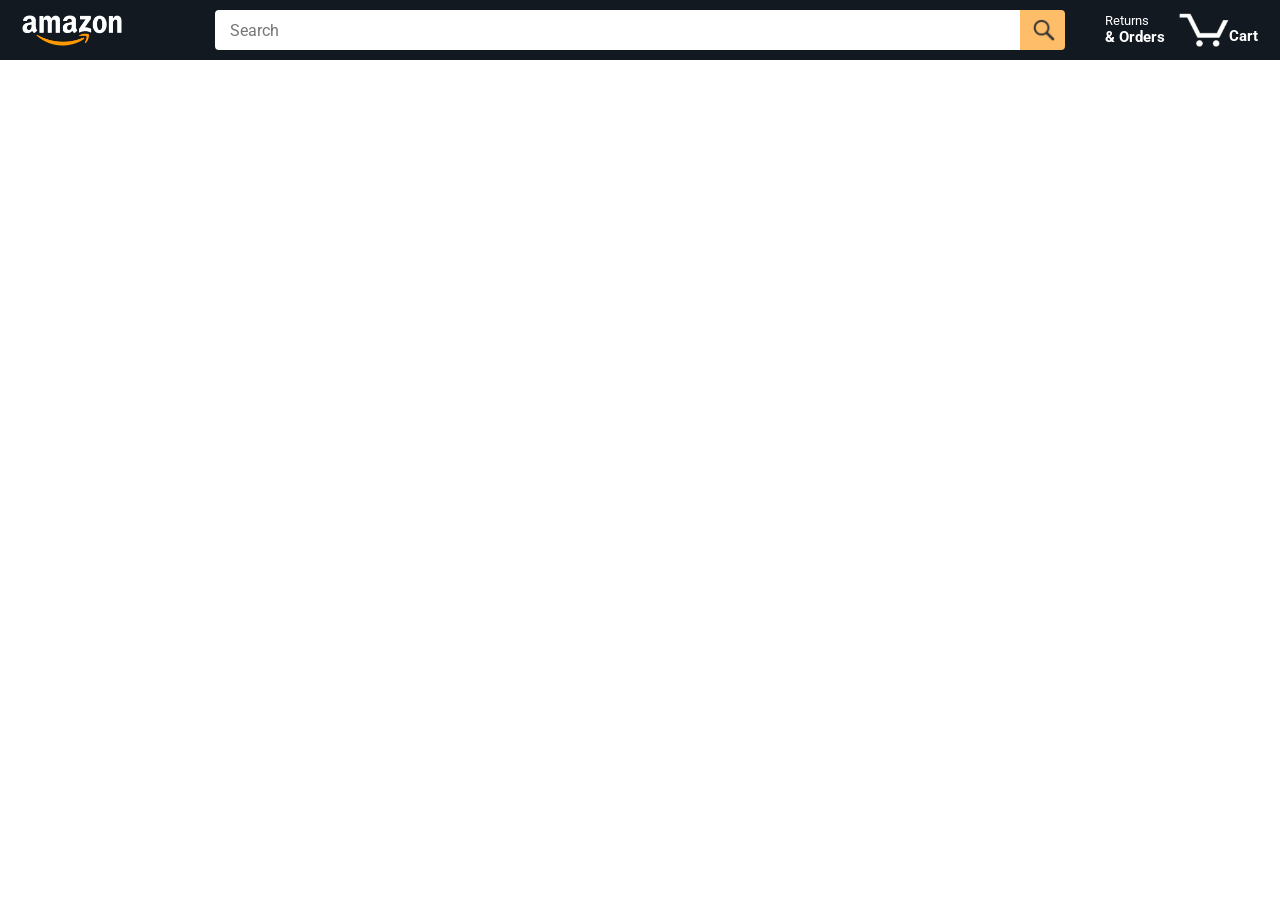
<file: index.html>
<!DOCTYPE html>
<html lang="en">

<head>
  <title>Amazon Project</title>

  <!-- This code is needed for responsive design to work.
      (Responsive design = make the website look good on
      smaller screen sizes like a phone or a tablet ). -->
  <meta name="viewport" content="width=device-width, initial-scale=1">

  <!-- Load a font called Roboto from Google Fonts. -->
  <link rel="preconnect" href="https://fonts.googleapis.com">
  <link rel="preconnect" href="https://fonts.gstatic.com" crossorigin>
  <link href="https://fonts.googleapis.com/css2?family=Roboto:wght@400;500;700&display=swap" rel="stylesheet">

  <!-- Here are the CSS files for this page. -->
  <link rel="stylesheet" href="styles/shared/general.css">
  <link rel="stylesheet" href="styles/shared/amazon-header.css">
  <link rel="stylesheet" href="styles/pages/amazon.css">
</head>

<body>
  <div class="amazon-header">
    <div class="amazon-header-left-section">
      <a href="index.html" class="header-link">
        <img class="amazon-logo" src="images/amazon-logo-white.png">
        <img class="amazon-mobile-logo" src="images/amazon-mobile-logo-white.png">
      </a>
    </div>

    <div class="amazon-header-middle-section">
      <input class="search-bar" type="text" placeholder="Search">

      <button class="search-button">
        <img class="search-icon" src="images/icons/search-icon.png">
      </button>
    </div>

    <div class="amazon-header-right-section">
      <a class="orders-link header-link" href="orders.html">
        <span class="returns-text">Returns</span>
        <span class="orders-text">& Orders</span>
      </a>

      <a class="cart-link header-link" href="checkout.html">
        <img class="cart-icon" src="images/icons/cart-icon.png">
        <div class="cart-quantity js-cart-quantity"></div>
        <div class="cart-text">Cart</div>
      </a>
    </div>
  </div>

  <div class="main">
    <div class="products-grid js-products-grid">
    </div>
  </div>

  <script type="module" src="scripts/amazon.js"></script>
</body>

</html>
</file>
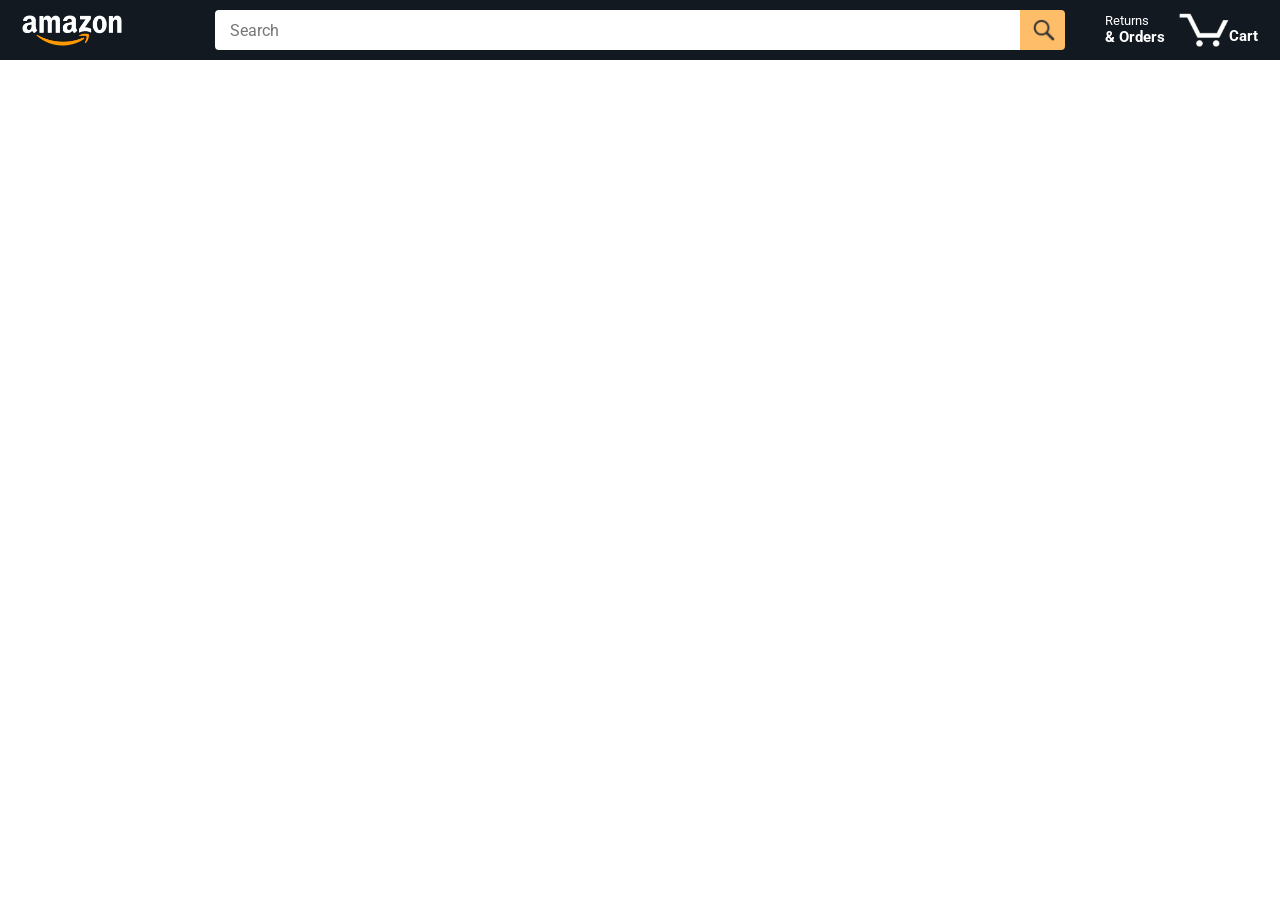
<file: amazon.html>
<!DOCTYPE html>
<html lang="en">

<head>
  <title>Amazon Project</title>

  <!-- This code is needed for responsive design to work.
      (Responsive design = make the website look good on
      smaller screen sizes like a phone or a tablet). -->
  <meta name="viewport" content="width=device-width, initial-scale=1">

  <!-- Load a font called Roboto from Google Fonts. -->
  <link rel="preconnect" href="https://fonts.googleapis.com">
  <link rel="preconnect" href="https://fonts.gstatic.com" crossorigin>
  <link href="https://fonts.googleapis.com/css2?family=Roboto:wght@400;500;700&display=swap" rel="stylesheet">

  <!-- Here are the CSS files for this page. -->
  <link rel="stylesheet" href="styles/shared/general.css">
  <link rel="stylesheet" href="styles/shared/amazon-header.css">
  <link rel="stylesheet" href="styles/pages/amazon.css">
</head>

<body>
  <div class="amazon-header">
    <div class="amazon-header-left-section">
      <a href="amazon.html" class="header-link">
        <img class="amazon-logo" src="images/amazon-logo-white.png">
        <img class="amazon-mobile-logo" src="images/amazon-mobile-logo-white.png">
      </a>
    </div>

    <div class="amazon-header-middle-section">
      <input class="search-bar" type="text" placeholder="Search">

      <button class="search-button">
        <img class="search-icon" src="images/icons/search-icon.png">
      </button>
    </div>

    <div class="amazon-header-right-section">
      <a class="orders-link header-link" href="orders.html">
        <span class="returns-text">Returns</span>
        <span class="orders-text">& Orders</span>
      </a>

      <a class="cart-link header-link" href="checkout.html">
        <img class="cart-icon" src="images/icons/cart-icon.png">
        <div class="cart-quantity js-cart-quantity"></div>
        <div class="cart-text">Cart</div>
      </a>
    </div>
  </div>

  <div class="main">
    <div class="products-grid js-products-grid">
    </div>
  </div>

  <script type="module" src="scripts/amazon.js"></script>
</body>

</html>
</file>
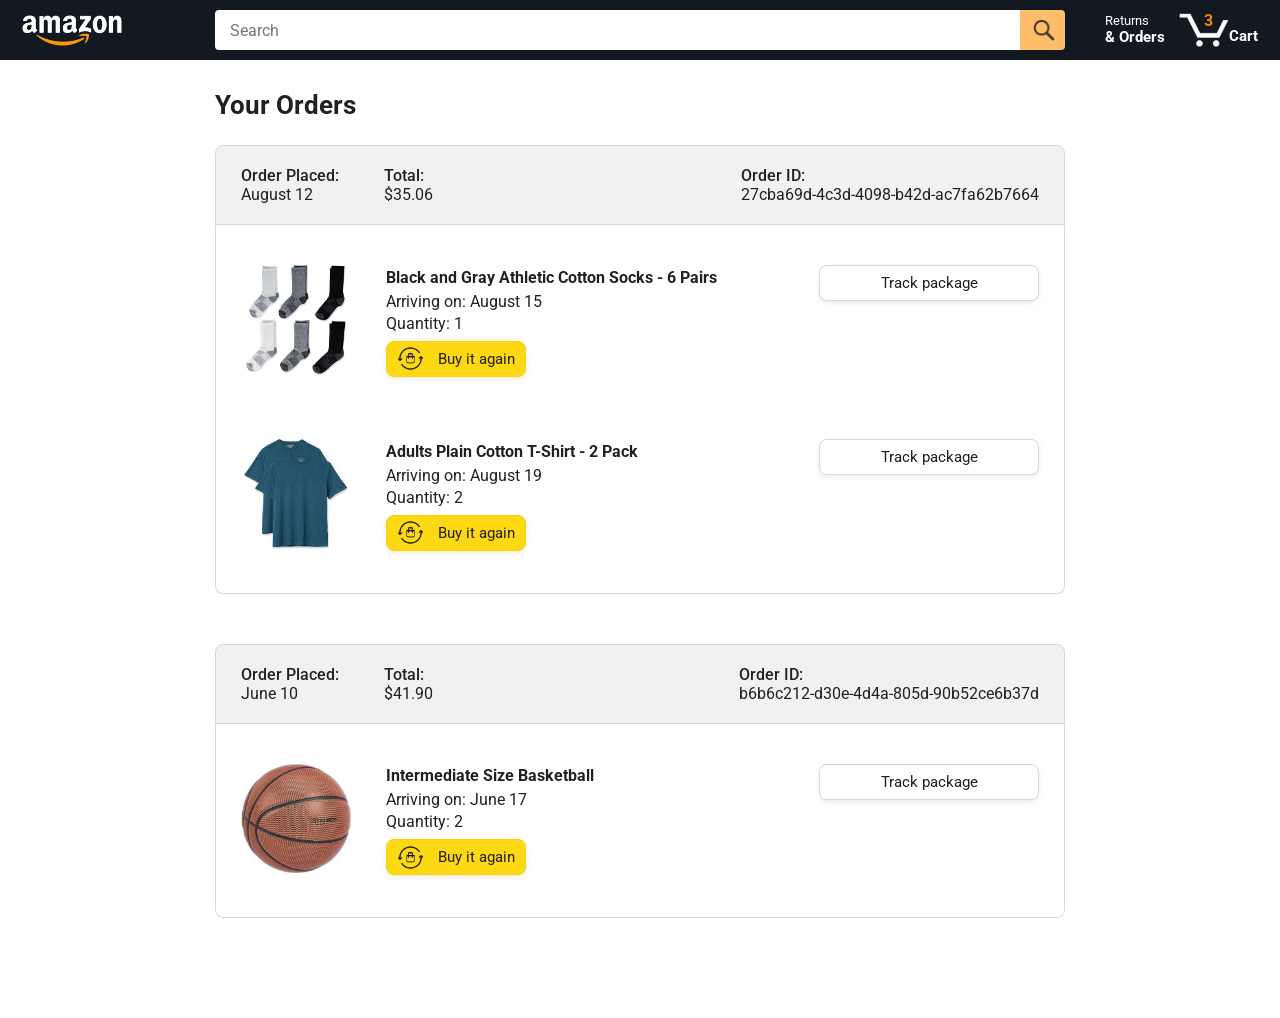
<file: orders.html>
<!DOCTYPE html>
<html>
  <head>
    <title>Orders</title>

    <!-- This code is needed for responsive design to work.
      (Responsive design = make the website look good on
      smaller screen sizes like a phone or a tablet). -->
    <meta name="viewport" content="width=device-width, initial-scale=1">

    <!-- Load a font called Roboto from Google Fonts. -->
    <link rel="preconnect" href="https://fonts.googleapis.com">
    <link rel="preconnect" href="https://fonts.gstatic.com" crossorigin>
    <link href="https://fonts.googleapis.com/css2?family=Roboto:wght@400;500;700&display=swap" rel="stylesheet">

    <!-- Here are the CSS files for this page. -->
    <link rel="stylesheet" href="styles/shared/general.css">
    <link rel="stylesheet" href="styles/shared/amazon-header.css">
    <link rel="stylesheet" href="styles/pages/orders.css">
  </head>
  <body>
    <div class="amazon-header">
      <div class="amazon-header-left-section">
        <a href="index.html" class="header-link">
          <img class="amazon-logo"
            src="images/amazon-logo-white.png">
          <img class="amazon-mobile-logo"
            src="images/amazon-mobile-logo-white.png">
        </a>
      </div>

      <div class="amazon-header-middle-section">
        <input class="search-bar" type="text" placeholder="Search">

        <button class="search-button">
          <img class="search-icon" src="images/icons/search-icon.png">
        </button>
      </div>

      <div class="amazon-header-right-section">
        <a class="orders-link header-link" href="orders.html">
          <span class="returns-text">Returns</span>
          <span class="orders-text">& Orders</span>
        </a>

        <a class="cart-link header-link" href="checkout.html">
          <img class="cart-icon" src="images/icons/cart-icon.png">
          <div class="cart-quantity">3</div>
          <div class="cart-text">Cart</div>
        </a>
      </div>
    </div>

    <div class="main">
      <div class="page-title">Your Orders</div>

      <div class="orders-grid">
        <div class="order-container">
          
          <div class="order-header">
            <div class="order-header-left-section">
              <div class="order-date">
                <div class="order-header-label">Order Placed:</div>
                <div>August 12</div>
              </div>
              <div class="order-total">
                <div class="order-header-label">Total:</div>
                <div>$35.06</div>
              </div>
            </div>

            <div class="order-header-right-section">
              <div class="order-header-label">Order ID:</div>
              <div>27cba69d-4c3d-4098-b42d-ac7fa62b7664</div>
            </div>
          </div>

          <div class="order-details-grid">
            <div class="product-image-container">
              <img src="images/products/athletic-cotton-socks-6-pairs.jpg">
            </div>

            <div class="product-details">
              <div class="product-name">
                Black and Gray Athletic Cotton Socks - 6 Pairs
              </div>
              <div class="product-delivery-date">
                Arriving on: August 15
              </div>
              <div class="product-quantity">
                Quantity: 1
              </div>
              <button class="buy-again-button button-primary">
                <img class="buy-again-icon" src="images/icons/buy-again.png">
                <span class="buy-again-message">Buy it again</span>
              </button>
            </div>

            <div class="product-actions">
              <a href="tracking.html?orderId=123&productId=456">
                <button class="track-package-button button-secondary">
                  Track package
                </button>
              </a>
            </div>

            <div class="product-image-container">
              <img src="images/products/adults-plain-cotton-tshirt-2-pack-teal.jpg">
            </div>

            <div class="product-details">
              <div class="product-name">
                Adults Plain Cotton T-Shirt - 2 Pack
              </div>
              <div class="product-delivery-date">
                Arriving on: August 19
              </div>
              <div class="product-quantity">
                Quantity: 2
              </div>
              <button class="buy-again-button button-primary">
                <img class="buy-again-icon" src="images/icons/buy-again.png">
                <span class="buy-again-message">Buy it again</span>
              </button>
            </div>

            <div class="product-actions">
              <a href="tracking.html">
                <button class="track-package-button button-secondary">
                  Track package
                </button>
              </a>
            </div>
          </div>
        </div>

        <div class="order-container">

          <div class="order-header">
            <div class="order-header-left-section">
              <div class="order-date">
                <div class="order-header-label">Order Placed:</div>
                <div>June 10</div>
              </div>
              <div class="order-total">
                <div class="order-header-label">Total:</div>
                <div>$41.90</div>
              </div>
            </div>

            <div class="order-header-right-section">
              <div class="order-header-label">Order ID:</div>
              <div>b6b6c212-d30e-4d4a-805d-90b52ce6b37d</div>
            </div>
          </div>

          <div class="order-details-grid">
            <div class="product-image-container">
              <img src="images/products/intermediate-composite-basketball.jpg">
            </div>

            <div class="product-details">
              <div class="product-name">
                Intermediate Size Basketball
              </div>
              <div class="product-delivery-date">
                Arriving on: June 17
              </div>
              <div class="product-quantity">
                Quantity: 2
              </div>
              <button class="buy-again-button button-primary">
                <img class="buy-again-icon" src="images/icons/buy-again.png">
                <span class="buy-again-message">Buy it again</span>
              </button>
            </div>

            <div class="product-actions">
              <a href="tracking.html">
                <button class="track-package-button button-secondary">
                  Track package
                </button>
              </a>
            </div>
          </div>
        </div>
      </div>
    </div>
  </body>
</html>
</file>
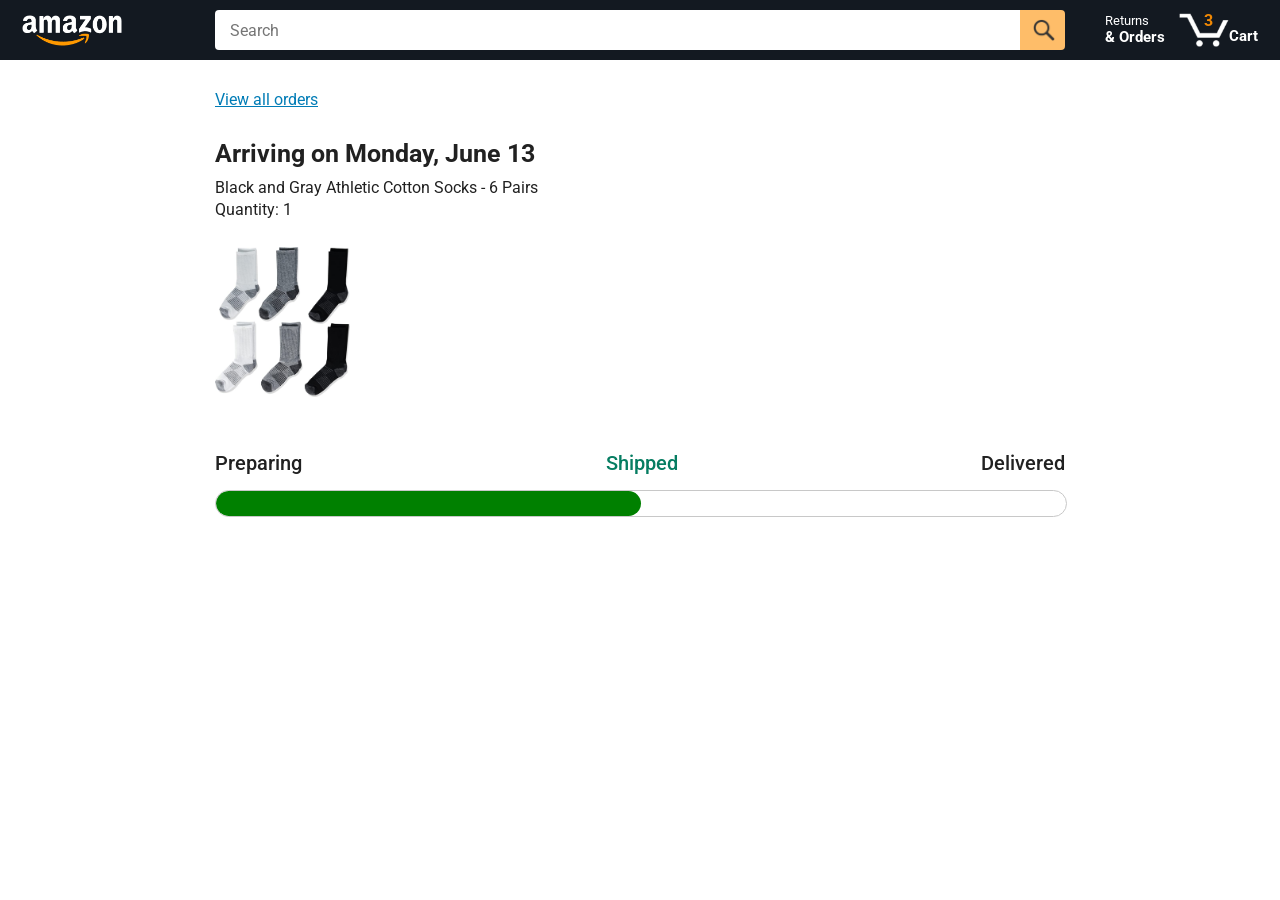
<file: tracking.html>
<!DOCTYPE html>
<html>
  <head>
    <title>Tracking</title>

    <!-- This code is needed for responsive design to work.
      (Responsive design = make the website look good on
      smaller screen sizes like a phone or a tablet). -->
    <meta name="viewport" content="width=device-width, initial-scale=1">

    <!-- Load a font called Roboto from Google Fonts. -->
    <link rel="preconnect" href="https://fonts.googleapis.com">
    <link rel="preconnect" href="https://fonts.gstatic.com" crossorigin>
    <link href="https://fonts.googleapis.com/css2?family=Roboto:wght@400;500;700&display=swap" rel="stylesheet">

    <!-- Here are the CSS files for this page. -->
    <link rel="stylesheet" href="styles/shared/general.css">
    <link rel="stylesheet" href="styles/shared/amazon-header.css">
    <link rel="stylesheet" href="styles/pages/tracking.css">
  </head>
  <body>
    <div class="amazon-header">
      <div class="amazon-header-left-section">
        <a href="index.html" class="header-link">
          <img class="amazon-logo"
            src="images/amazon-logo-white.png">
          <img class="amazon-mobile-logo"
            src="images/amazon-mobile-logo-white.png">
        </a>
      </div>

      <div class="amazon-header-middle-section">
        <input class="search-bar" type="text" placeholder="Search">

        <button class="search-button">
          <img class="search-icon" src="images/icons/search-icon.png">
        </button>
      </div>

      <div class="amazon-header-right-section">
        <a class="orders-link header-link" href="orders.html">
          <span class="returns-text">Returns</span>
          <span class="orders-text">& Orders</span>
        </a>

        <a class="cart-link header-link" href="checkout.html">
          <img class="cart-icon" src="images/icons/cart-icon.png">
          <div class="cart-quantity">3</div>
          <div class="cart-text">Cart</div>
        </a>
      </div>
    </div>

    <div class="main">
      <div class="order-tracking">
        <a class="back-to-orders-link link-primary" href="orders.html">
          View all orders
        </a>

        <div class="delivery-date">
          Arriving on Monday, June 13
        </div>

        <div class="product-info">
          Black and Gray Athletic Cotton Socks - 6 Pairs
        </div>

        <div class="product-info">
          Quantity: 1
        </div>

        <img class="product-image" src="images/products/athletic-cotton-socks-6-pairs.jpg">

        <div class="progress-labels-container">
          <div class="progress-label">
            Preparing
          </div>
          <div class="progress-label current-status">
            Shipped
          </div>
          <div class="progress-label">
            Delivered
          </div>
        </div>

        <div class="progress-bar-container">
          <div class="progress-bar"></div>
        </div>
      </div>
    </div>
    <script>
      const url = new URL(window.location.href);
      console.log(url.searchParams.get('orderId'));//123
      console.log(url.searchParams.get('productId'));//456
    </script>
  </body>
</html>
</file>
<file: styles/shared/general.css>
body {
  font-family: Roboto, Arial;
  color: rgb(33, 33, 33);
  /* The <body> element has a default margin of 8px
     on all sides. This removes the default margins. */
  margin: 0;
}

/* <p> elements have a default margin on the top
   and bottom. This removes the default margins. */
p {
  margin: 0;
}

button {
  cursor: pointer;
}

select {
  cursor: pointer;
}

input, select, button {
  font-family: Roboto, Arial;
}

.button-primary {
  color: rgb(33, 33, 33);
  background-color: rgb(255, 216, 20);
  border: 1px solid rgb(252, 210, 0);
  border-radius: 8px;
  cursor: pointer;
  box-shadow: 0 2px 5px rgba(213, 217, 217, 0.5);
}

.button-primary:hover {
  background-color: rgb(247, 202, 0);
  border: 1px solid rgb(242, 194, 0);
}

.button-primary:active {
  background: rgb(255, 216, 20);
  border-color: rgb(252, 210, 0);
  box-shadow: none;
}

.button-secondary {
  color: rgb(33, 33, 33);
  background: white;
  border: 1px solid rgb(213, 217, 217);
  border-radius: 8px;
  cursor: pointer;
  box-shadow: 0 2px 5px rgba(213, 217, 217, 0.5);
}

.button-secondary:hover {
  background-color: rgb(247, 250, 250);
}

.button-secondary:active {
  background-color: rgb(237, 253, 255);
  box-shadow: none;
}

/* These styles will limit text to 2 lines. Anything
   beyond 2 lines will be replaced with "..."
   You can find this code by using an A.I. tool or by
   searching in Google.
   https://css-tricks.com/almanac/properties/l/line-clamp/ */
.limit-text-to-2-lines {
  display: -webkit-box;
  -webkit-line-clamp: 2;
  -webkit-box-orient: vertical;
  overflow: hidden;
}

.link-primary {
  color: rgb(1, 124, 182);
  cursor: pointer;
}

.link-primary:hover {
  color: rgb(196, 80, 0);
}

/* Styles for dropdown selectors. */
select {
  color: rgb(33, 33, 33);
  background-color: rgb(240, 240, 240);
  border: 1px solid rgb(213, 217, 217);
  border-radius: 8px;
  padding: 3px 5px;
  font-size: 15px;
  cursor: pointer;
  box-shadow: 0 2px 5px rgba(213, 217, 217, 0.5);
}

select:focus,
input:focus {
  outline: 2px solid rgb(255, 153, 0);
}
</file>
<file: styles/shared/amazon-header.css>
.amazon-header {
  background-color: rgb(19, 25, 33);
  color: white;
  padding-left: 15px;
  padding-right: 15px;

  display: flex;
  align-items: center;
  justify-content: space-between;

  position: fixed;
  top: 0;
  left: 0;
  right: 0;
  height: 60px;
}

.amazon-header-left-section {
  width: 180px;
}

@media (max-width: 800px) {
  .amazon-header-left-section {
    width: unset;
  }
}

.header-link {
  display: inline-block;
  padding: 6px;
  border-radius: 2px;
  cursor: pointer;
  text-decoration: none;
  border: 1px solid rgba(0, 0, 0, 0);
}

.header-link:hover {
  border: 1px solid white;
}

.amazon-logo {
  width: 100px;
  margin-top: 5px;
}

.amazon-mobile-logo {
  display: none;
}

@media (max-width: 575px) {
  .amazon-logo {
    display: none;
  }

  .amazon-mobile-logo {
    display: block;
    height: 35px;
    margin-top: 5px;
  }
}

.amazon-header-middle-section {
  flex: 1;
  max-width: 850px;
  margin-left: 10px;
  margin-right: 10px;
  display: flex;
}

.search-bar {
  flex: 1;
  width: 0;
  font-size: 16px;
  height: 38px;
  padding-left: 15px;
  border: none;
  border-top-left-radius: 4px;
  border-bottom-left-radius: 4px;
  border-top-right-radius: 0;
  border-bottom-right-radius: 0;
}

.search-button {
  background-color: rgb(254, 189, 105);
  border: none;
  width: 45px;
  height: 40px;
  border-top-right-radius: 4px;
  border-bottom-right-radius: 4px;
  flex-shrink: 0;
}

.search-icon {
  height: 22px;
  margin-left: 2px;
  margin-top: 3px;
}

.amazon-header-right-section {
  width: 180px;
  flex-shrink: 0;
  display: flex;
  justify-content: end;
}

.orders-link {
  color: white;
}

.returns-text {
  display: block;
  font-size: 13px;
}

.orders-text {
  display: block;
  font-size: 15px;
  font-weight: 700;
}

.cart-link {
  color: white;
  display: flex;
  align-items: center;
  position: relative;
}

.cart-icon {
  width: 50px;
}

.cart-text {
  margin-top: 12px;
  font-size: 15px;
  font-weight: 700;
}

.cart-quantity {
  color: rgb(240, 136, 4);
  font-size: 16px;
  font-weight: 700;

  position: absolute;
  top: 4px;
  left: 22px;
  
  width: 26px;
  text-align: center;
}
</file>
<file: styles/pages/amazon.css>
.main {
  margin-top: 60px;
}

.products-grid {
  display: grid;

  /* - In CSS Grid, 1fr means a column will take up the
       remaining space in the grid.
     - If we write 1fr 1fr ... 1fr; 8 times, this will
       divide the grid into 8 columns, each taking up an
       equal amount of the space.
     - repeat(8, 1fr); is a shortcut for repeating "1fr"
       8 times (instead of typing out "1fr" 8 times).
       repeat(...) is a special property that works with
       display: grid; */
  grid-template-columns: repeat(8, 1fr);
}

/* @media is used to create responsive design (making the
   website look good on any screen size). This @media
   means when the screen width is 2000px or less, we
   will divide the grid into 7 columns instead of 8. */
@media (max-width: 2000px) {
  .products-grid {
    grid-template-columns: repeat(7, 1fr);
  }
}

/* This @media means when the screen width is 1600px or
   less, we will divide the grid into 6 columns. */
@media (max-width: 1600px) {
  .products-grid {
    grid-template-columns: repeat(6, 1fr);
  }
}

@media (max-width: 1300px) {
  .products-grid {
    grid-template-columns: repeat(5, 1fr);
  }
}

@media (max-width: 1000px) {
  .products-grid {
    grid-template-columns: repeat(4, 1fr);
  }
}

@media (max-width: 800px) {
  .products-grid {
    grid-template-columns: repeat(3, 1fr);
  }
}

@media (max-width: 575px) {
  .products-grid {
    grid-template-columns: repeat(2, 1fr);
  }
}

@media (max-width: 450px) {
  .products-grid {
    grid-template-columns: 1fr;
  }
}

.product-container {
  padding-top: 40px;
  padding-bottom: 25px;
  padding-left: 25px;
  padding-right: 25px;

  border-right: 1px solid rgb(231, 231, 231);
  border-bottom: 1px solid rgb(231, 231, 231);

  display: flex;
  flex-direction: column;
}

.product-image-container {
  display: flex;
  justify-content: center;
  align-items: center;

  height: 180px;
  margin-bottom: 20px;
}

.product-image {
  /* Images will overflow their container by default. To
    prevent this, we set max-width and max-height to 100%
    so they stay inside their container. */
  max-width: 100%;
  max-height: 100%;
}

.product-name {
  height: 40px;
  margin-bottom: 5px;
}

.product-rating-container {
  display: flex;
  align-items: center;
  margin-bottom: 10px;
}

.product-rating-stars {
  width: 100px;
  margin-right: 6px;
}

.product-rating-count {
  color: rgb(1, 124, 182);
  cursor: pointer;
  margin-top: 3px;
}

.product-price {
  font-weight: 700;
  margin-bottom: 10px;
}

.product-quantity-container {
  margin-bottom: 17px;
}

.product-spacer {
  flex: 1;
}

.added-to-cart {
  color: rgb(6, 125, 98);
  font-size: 16px;

  display: flex;
  align-items: center;
  margin-bottom: 8px;

  /* At first, the "Added to cart" message will
     be invisible. Use JavaScript to change the
     opacity and make it visible. */
  opacity: 0;
}

.added-to-cart img {
  height: 20px;
  margin-right: 5px;
}

.add-to-cart-button {
  width: 100%;
  padding: 8px;
  border-radius: 50px;
}

.added-message-to-cart{
  opacity: 1;
}
</file>
<file: styles/pages/orders.css>
.main {
  max-width: 850px;
  margin-top: 90px;
  margin-bottom: 100px;
  padding-left: 20px;
  padding-right: 20px;

  /* margin-left: auto;
     margin-right auto;
     Is a trick for centering an element horizontally
     without needing a container. */
  margin-left: auto;
  margin-right: auto;
}

.page-title {
  font-weight: 700;
  font-size: 26px;
  margin-bottom: 25px;
}

.orders-grid {
  display: grid;
  grid-template-columns: 1fr;
  row-gap: 50px;
}

.order-header {
  background-color: rgb(240, 242, 242);
  border: 1px solid rgb(213, 217, 217);

  display: flex;
  align-items: center;
  justify-content: space-between;

  padding: 20px 25px;
  border-top-left-radius: 8px;
  border-top-right-radius: 8px;
}

.order-header-left-section {
  display: flex;
  flex-shrink: 0;
}

.order-header-label {
  font-weight: 500;
}

.order-date,
.order-total {
  margin-right: 45px;
}

.order-header-right-section {
  flex-shrink: 1;
}

@media (max-width: 575px) {
  .order-header {
    flex-direction: column;
    align-items: start;
    line-height: 23px;
    padding: 15px;
  }

  .order-header-left-section {
    flex-direction: column;
  }

  .order-header-label {
    margin-right: 5px;
  }

  .order-date,
  .order-total {
    display: grid;
    grid-template-columns: auto 1fr;
    margin-right: 0;
  }

  .order-header-right-section {
    display: grid;
    grid-template-columns: auto 1fr;
  }
}

.order-details-grid {
  padding: 40px 25px;
  border: 1px solid rgb(213, 217, 217);
  border-top: none;
  border-bottom-left-radius: 8px;
  border-bottom-right-radius: 8px;

  display: grid;
  grid-template-columns: 110px 1fr 220px;
  column-gap: 35px;
  row-gap: 60px;
  align-items: center;
}

@media (max-width: 800px) {
  .order-details-grid {
    grid-template-columns: 110px 1fr;
    row-gap: 0;
    padding-bottom: 8px;
  }
}

@media (max-width: 450px) {
  .order-details-grid {
    grid-template-columns: 1fr;
  }
}

.product-image-container {
  text-align: center;
}

.product-image-container img {
  max-width: 110px;
  max-height: 110px;
}

.product-name {
  font-weight: 700;
  margin-bottom: 5px;
}

.product-delivery-date {
  margin-bottom: 3px;
}

.product-quantity {
  margin-bottom: 8px;
}

.buy-again-button {
  font-size: 15px;
  width: 140px;
  height: 36px;
  border-radius: 8px;

  display: flex;
  align-items: center;
  justify-content: center;
}

.buy-again-icon {
  width: 25px;
  margin-right: 15px;
}

.product-actions {
  align-self: start;
}

.track-package-button {
  width: 100%;
  font-size: 15px;
  padding: 8px;
}

@media (max-width: 800px) {
  .buy-again-button {
    margin-bottom: 10px;
  }

  .product-actions {
    /* grid-column: 2 means this element will be placed
       in column 2 in the grid. (Normally, the column that
       an element is placed in is determined by the order
       of the elements in the HTML. grid-column overrides
       this default ordering). */
    grid-column: 2;
    margin-bottom: 30px;
  }

  .track-package-button {
    width: 140px;
  }
}

@media (max-width: 450px) {
  .product-image-container {
    text-align: center;
    margin-bottom: 25px;
  }

  .product-image-container img {
    max-width: 150px;
    max-height: 150px;
  }

  .product-name {
    margin-bottom: 10px;
  }

  .product-quantity {
    margin-bottom: 15px;
  }

  .buy-again-button {
    width: 100%;
    margin-bottom: 15px;
  }

  .product-actions {
    /* grid-column: auto; undos grid-column: 2; from above.
       This element will now be placed in its normal column
       in the grid. */
    grid-column: auto;
    margin-bottom: 70px;
  }

  .track-package-button {
    width: 100%;
    padding: 12px;
  }
}
</file>
<file: styles/pages/tracking.css>
.main {
  max-width: 850px;
  margin-top: 90px;
  margin-bottom: 100px;
  padding-left: 30px;
  padding-right: 30px;

  /* margin-left: auto;
     margin-right auto;
     Is a trick for centering an element horizontally
     without needing a container. */
  margin-left: auto;
  margin-right: auto;
}

.back-to-orders-link {
  display: inline-block;
  margin-bottom: 30px;
}

.delivery-date {
  font-size: 25px;
  font-weight: 700;
  margin-bottom: 10px;
}

.product-info {
  margin-bottom: 3px;
}

.product-image {
  max-width: 150px;
  max-height: 150px;
  margin-top: 25px;
  margin-bottom: 50px;
}

.progress-labels-container {
  display: flex;
  justify-content: space-between;
  font-size: 20px;
  font-weight: 500;
  margin-bottom: 15px;
}

.current-status {
  color: rgb(6, 125, 98);
}

@media (max-width: 575px) {
  .progress-labels-container {
    font-size: 16px;
  }
}

@media (max-width: 450px) {
  .progress-labels-container {
    flex-direction: column;
    margin-bottom: 5px;
  }

  .progress-label {
    margin-bottom: 3px;
  }
}

.progress-bar-container {
  height: 25px;
  width: 100%;

  border: 1px solid rgb(200, 200, 200);
  border-radius: 50px;
  overflow: hidden;
}

.progress-bar {
  height: 100%;
  background-color: green;
  border-radius: 50px;
  width: 50%;
}
</file>
